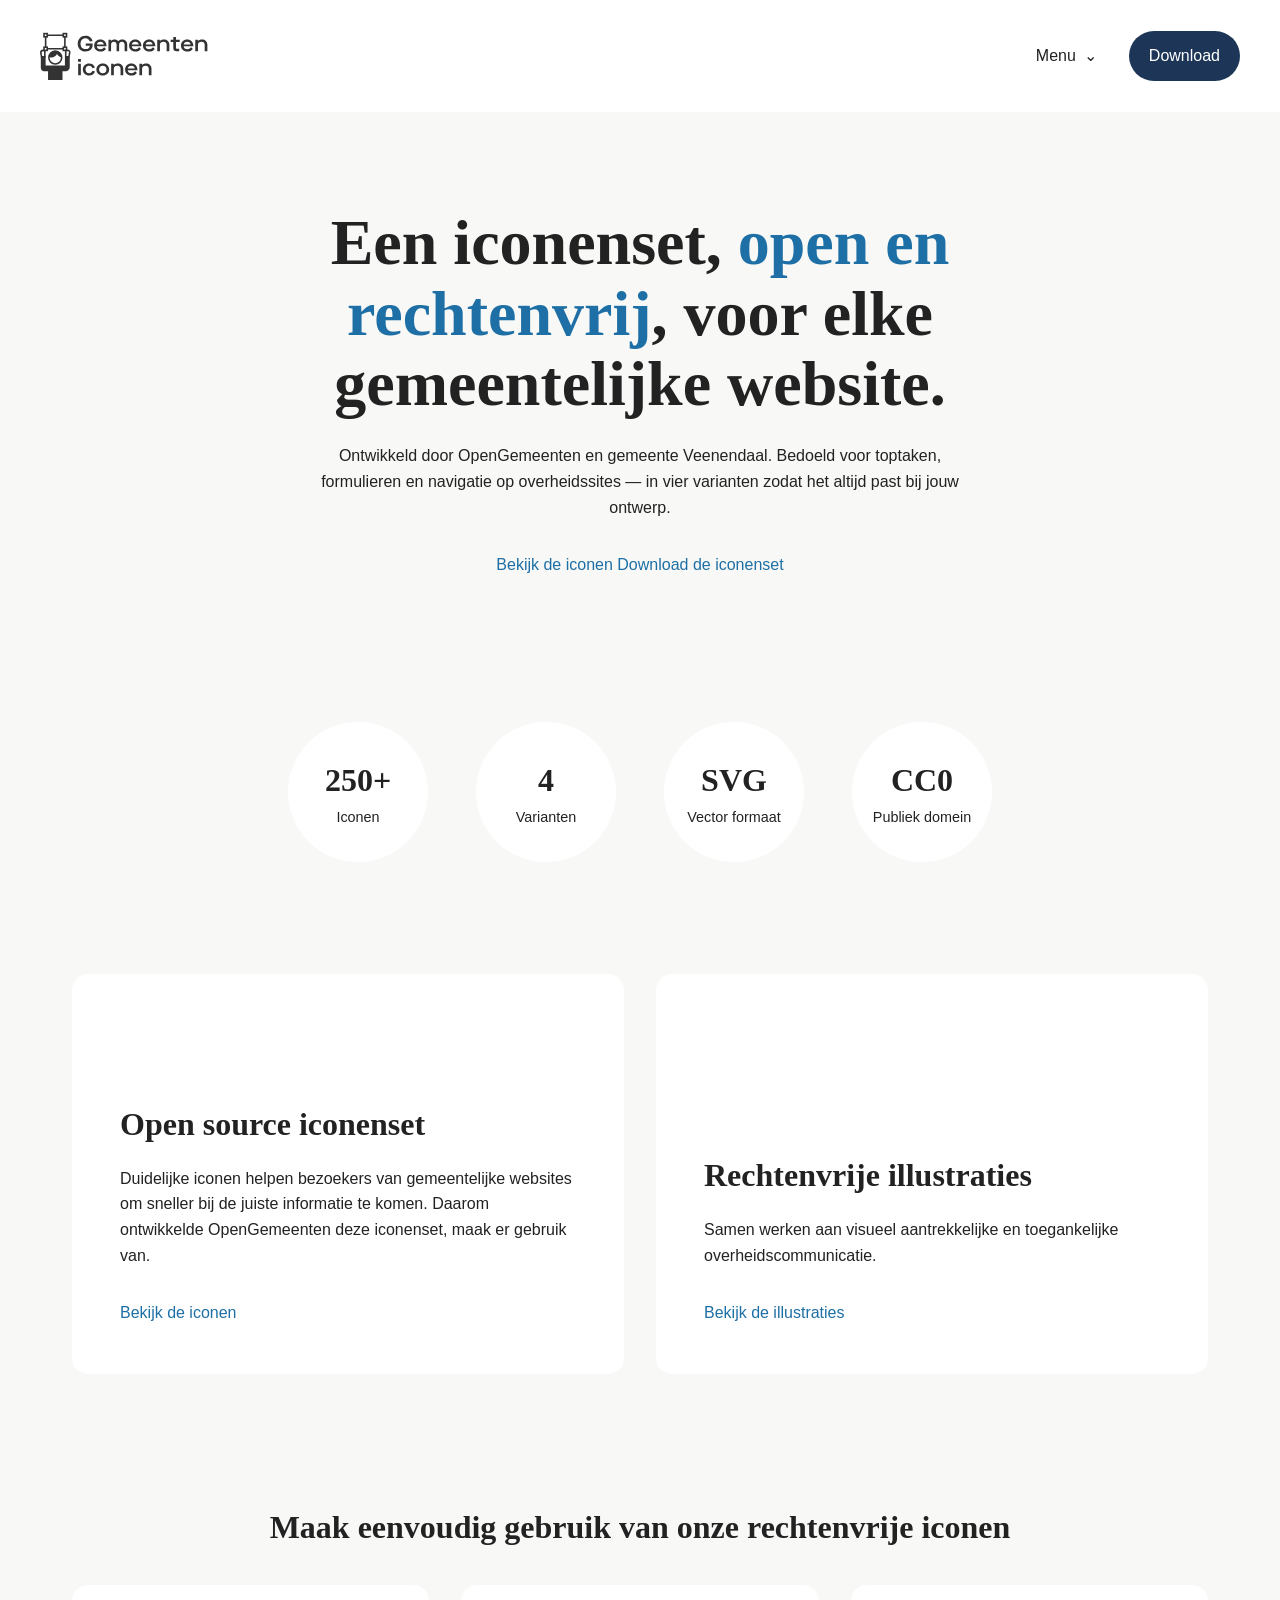
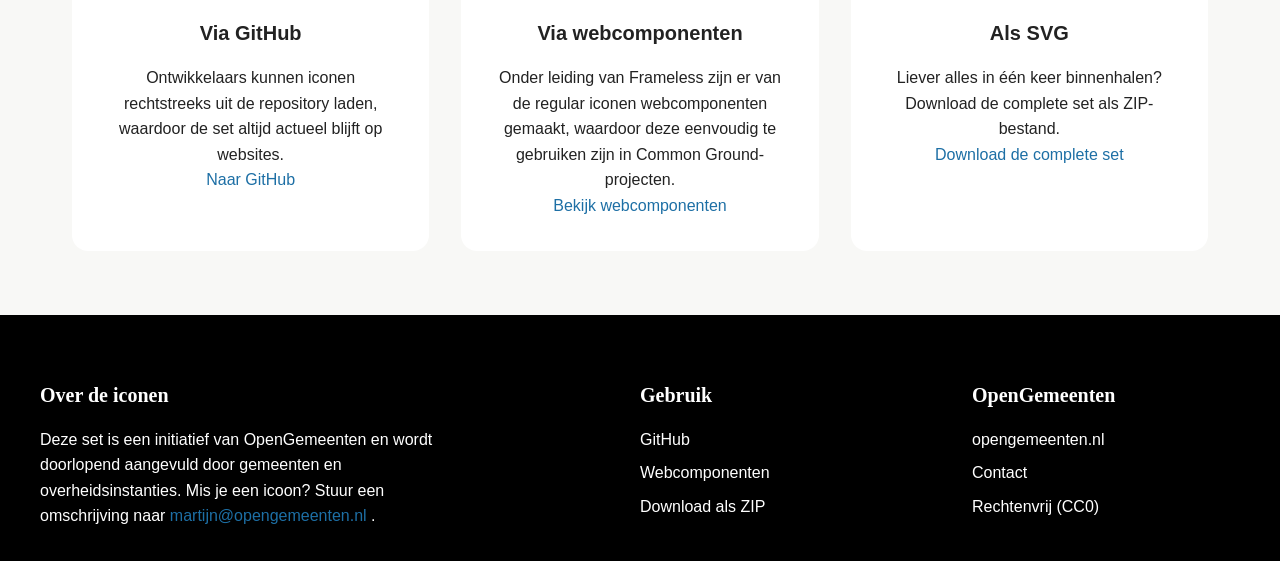
<file: index.html>
<!DOCTYPE html>
<html lang="nl">

<head>
    <meta charset="UTF-8">
    <meta name="viewport" content="width=device-width, initial-scale=1.0">

    <title>GemeentenIconen</title>

    <!-- CSS -->
    <link rel="stylesheet" href="styles/styles.css">
    <link rel="stylesheet" href="styles/home.css">
</head>

<body>

    <!-- Header -->
    <header class="header">

        <nav class="nav">

            <!-- Logo -->
            <a href="index.html" class="logo">
                <img src="assets/logo.svg" alt="GemeentenIconen">
            </a>

            <!-- Menu -->
            <details class="menu">

                <summary>Menu</summary>

                <ul class="nav-list">

                    <li class="nav-item">
                        <a href="iconen.html">Iconen</a>
                    </li>

                    <li class="nav-item">
                        <a href="illustraties.html">Illustraties</a>
                    </li>

                    <li class="nav-item">
                        <a href="doe-mee.html">Doe mee</a>
                    </li>

                    <li class="nav-item">
                        <a href="rechtenvrij.html">Rechtenvrij</a>
                    </li>

                    <li class="nav-item">
                        <a href="credits.html">Credits</a>
                    </li>

                </ul>

            </details>

            <!-- Download -->
            <a href="download.html" class="nav-download">
                Download
            </a>

        </nav>

    </header>

    <!-- Hero -->
    <section class="hero">

        <h1>
            Een iconenset,
            <span>open en rechtenvrij</span>,
            voor elke gemeentelijke website.
        </h1>

        <p>
            Ontwikkeld door OpenGemeenten en gemeente Veenendaal.
            Bedoeld voor toptaken, formulieren en navigatie op overheidssites
            — in vier varianten zodat het altijd past bij jouw ontwerp.
        </p>

        <a href="iconen.html">Bekijk de iconen</a>

        <a href="download.html">Download de iconenset</a>

    </section>

    <!-- Kenmerken -->
    <section class="features">

        <article>
            <h2>250+</h2>
            <p>Iconen</p>
        </article>

        <article>
            <h2>4</h2>
            <p>Varianten</p>
        </article>

        <article>
            <h2>SVG</h2>
            <p>Vector formaat</p>
        </article>

        <article>
            <h2>CC0</h2>
            <p>Publiek domein</p>
        </article>

    </section>

    <!-- Iconen en illustraties -->
    <section class="content-options">

        <!-- Iconen -->
        <article class="option option-icons">

            <h2>Open source iconenset</h2>

            <p>
                Duidelijke iconen helpen bezoekers van gemeentelijke websites
                om sneller bij de juiste informatie te komen.
                Daarom ontwikkelde OpenGemeenten deze iconenset, maak er gebruik van.
            </p>

            <a href="iconen.html">
                Bekijk de iconen
            </a>

        </article>


        <!-- Illustraties -->
        <article class="option option-illustrations">

            <h2>Rechtenvrije illustraties</h2>

            <p>
                Samen werken aan visueel aantrekkelijke en toegankelijke overheidscommunicatie.
            </p>

            <a href="illustraties.html">
                Bekijk de illustraties
            </a>

        </article>

    </section>

    <!-- Downloadmogelijkheden -->
    <section class="download-options">

        <h2>Maak eenvoudig gebruik van onze rechtenvrije iconen</h2>

        <!-- GitHub -->
        <article>
            <h3>Via GitHub</h3>

            <p>
                Ontwikkelaars kunnen iconen rechtstreeks uit de repository laden,
                waardoor de set altijd actueel blijft op websites.
            </p>

            <a href="download.html">
                Naar GitHub
            </a>
        </article>


        <!-- Webcomponenten -->
        <article>
            <h3>Via webcomponenten</h3>

            <p>
                Onder leiding van Frameless zijn er van de regular iconen
                webcomponenten gemaakt, waardoor deze eenvoudig te gebruiken zijn
                in Common Ground-projecten.
            </p>

            <a href="download.html">
                Bekijk webcomponenten
            </a>
        </article>


        <!-- SVG -->
        <article>
            <h3>Als SVG</h3>

            <p>
                Liever alles in één keer binnenhalen?
                Download de complete set als ZIP-bestand.
            </p>

            <a href="download.html">
                Download de complete set
            </a>
        </article>

    </section>

    <!-- Footer -->
    <footer class="footer">

        <!-- Over de iconen -->
        <section class="footer-section">
            <h2>Over de iconen</h2>

            <p>
                Deze set is een initiatief van OpenGemeenten
                en wordt doorlopend aangevuld door gemeenten en
                overheidsinstanties. Mis je een icoon? Stuur een
                omschrijving naar
                <a href="mailto:martijn@opengemeenten.nl">
                    martijn@opengemeenten.nl
                </a>.
            </p>
        </section>


        <!-- Gebruik -->
        <section class="footer-section">
            <h2>Gebruik</h2>

            <ul>
                <li>
                    <a href="download.html">GitHub</a>
                </li>

                <li>
                    <a href="download.html">Webcomponenten</a>
                </li>

                <li>
                    <a href="download.html">Download als ZIP</a>
                </li>
            </ul>
        </section>


        <!-- OpenGemeenten -->
        <section class="footer-section">
            <h2>OpenGemeenten</h2>

            <ul>
                <li>
                    <a href="https://www.opengemeenten.nl">opengemeenten.nl</a>
                </li>

                <li>
                    <a href="doe-mee.html">Contact</a>
                </li>

                <li>
                    <a href="rechtenvrij.html">Rechtenvrij (CC0)</a>
                </li>
            </ul>
        </section>

    </footer>

</body>

</html>
</file>
<file: styles/styles.css>
/* ========================================
   VARIABELEN
   ======================================== */

* {
    box-sizing: border-box;
    margin: 0;
    padding: 0;
}

:root {
    /* Kleuren */
    --COLOR_PRIMARY: #1D3557;
    --COLOR_SECONDARY: #457B9D;
    --COLOR_ACCENT: #E9C46A;
    --COLOR_LINK: #1D6FA5;
    --COLOR_BACKGROUND: #F8F8F6;
    --COLOR_WHITE: #FFFFFF;
    --COLOR_TEXT: #222222;

    /* Lettertypes */
    --FONT_BODY: Arial, sans-serif;
    --FONT_TITLE: Georgia, serif;

    /* Tekstgroottes */
    --FONT_SIZE_BODY: 1rem;
    --FONT_SIZE_H1: clamp(2.5rem, 5vw, 4.5rem);
    --FONT_SIZE_H2: 2rem;
    --FONT_SIZE_H3: 1.25rem;

    /* Ruimte */
    --SPACE_SMALL: 1rem;
    --SPACE_MEDIUM: 2rem;
    --SPACE_LARGE: 4rem;

    /* Overig */
    --BORDER_RADIUS: 1rem;
    --MAX_WIDTH: 1200px;
}


body {
    font-family: var(--FONT_BODY);
    font-size: var(--FONT_SIZE_BODY);
    color: var(--COLOR_TEXT);
    background-color: var(--COLOR_BACKGROUND);
    line-height: 1.6;
}

a {
    color: var(--COLOR_LINK);
    text-decoration: none;
}

a:hover {
    color: var(--COLOR_SECONDARY);
}
</file>
<file: styles/home.css>
/* ========================================
   HOMEPAGE
   ======================================== */


/* Header */

.header {
    padding: 1.5rem 2rem;
    background-color: var(--COLOR_WHITE);
}

.nav {
    max-width: var(--MAX_WIDTH);
    margin: 0 auto;

    display: flex;
    align-items: center;
    gap: 1rem;
}


/* Logo */

.logo {
    margin-right: auto;
}

.logo img {
    width: 180px;
    height: auto;
    display: block;
}


/* Menu */

.menu {
    position: relative;
}

.menu summary {
    padding: 0.75rem 1rem;

    list-style: none;
    cursor: pointer;
}

.menu summary::-webkit-details-marker {
    display: none;
}

.menu summary::after {
    content: "⌄";
    margin-left: 0.5rem;
}


/* Dropdown */

.nav-list {
    position: absolute;
    top: calc(100% + 0.5rem);
    left: 50%;
    transform: translateX(-50%);

    min-width: 200px;
    padding: 0.75rem;

    list-style: none;

    background-color: var(--COLOR_WHITE);
    border-radius: var(--BORDER_RADIUS);

    box-shadow: 0 8px 25px rgba(0, 0, 0, 0.12);
}

.nav-item a {
    display: block;
    padding: 0.75rem 1rem;
}

.nav-item a:hover {
    background-color: var(--COLOR_BACKGROUND);
}


/* Download */

.nav-download {
    padding: 0.75rem 1.25rem;

    background-color: var(--COLOR_PRIMARY);
    color: var(--COLOR_WHITE);

    border-radius: 2rem;
}

.nav-download:hover {
    background-color: var(--COLOR_SECONDARY);
    color: var(--COLOR_WHITE);
}


/* ========================================
   HERO
   ======================================== */

.hero {
    max-width: var(--MAX_WIDTH);
    margin: 0 auto;
    padding: 6rem 2rem;

    text-align: center;
}

.hero h1 {
    max-width: 800px;
    margin: 0 auto 1.5rem;

    font-family: var(--FONT_TITLE);
    font-size: var(--FONT_SIZE_H1);
    line-height: 1.1;
}

.hero h1 span {
    color: var(--COLOR_LINK);
}

.hero p {
    max-width: 650px;
    margin: 0 auto 2rem;
}


/* ========================================
   KENMERKEN
   ======================================== */

.features {
    max-width: var(--MAX_WIDTH);
    margin: 0 auto;
    padding: 3rem 2rem;

    display: flex;
    justify-content: center;
    align-items: center;
    gap: 3rem;
}

.features article {
    width: 140px;
    height: 140px;

    display: flex;
    flex-direction: column;
    justify-content: center;
    align-items: center;

    text-align: center;

    background-color: var(--COLOR_WHITE);
    border-radius: 50%;
}

.features h2 {
    font-family: var(--FONT_TITLE);
    font-size: var(--FONT_SIZE_H2);
}

.features p {
    font-size: 0.9rem;
}


/* ========================================
   ICONEN EN ILLUSTRATIES
   ======================================== */

.content-options {
    max-width: var(--MAX_WIDTH);
    margin: 0 auto;
    padding: var(--SPACE_LARGE) 2rem;

    display: grid;
    grid-template-columns: repeat(2, 1fr);
    gap: 2rem;
}

.content-options article {
    min-height: 400px;
    padding: 3rem;

    display: flex;
    flex-direction: column;
    justify-content: flex-end;

    background-color: var(--COLOR_WHITE);
    border-radius: var(--BORDER_RADIUS);
}

.content-options h2 {
    font-family: var(--FONT_TITLE);
    font-size: var(--FONT_SIZE_H2);
}

.content-options p {
    margin: 1rem 0 2rem;
}


/* ========================================
   DOWNLOADMOGELIJKHEDEN
   ======================================== */

.download-options {
    max-width: var(--MAX_WIDTH);
    margin: 0 auto;
    padding: var(--SPACE_LARGE) 2rem;

    display: grid;
    grid-template-columns: repeat(3, 1fr);
    gap: 2rem;

    text-align: center;
}

/* Titel over de drie kaarten */

.download-options>h2 {
    grid-column: 1 / -1;

    font-family: var(--FONT_TITLE);
    font-size: var(--FONT_SIZE_H2);
}

/* Introductietekst */

.download-options>p {
    grid-column: 1 / -1;

    margin-top: -1rem;
}

/* Downloadkaarten */

.download-options article {
    padding: 2rem;

    background-color: var(--COLOR_WHITE);
    border-radius: var(--BORDER_RADIUS);
}

.download-options h3 {
    margin-bottom: 1rem;

    font-size: var(--FONT_SIZE_H3);
}

/* ========================================
   FOOTER
   ======================================== */

.footer {
    padding: var(--SPACE_LARGE) max(2rem, calc((100% - var(--MAX_WIDTH)) / 2)) 2rem;

    display: grid;
    grid-template-columns: 2fr 1fr 1fr;
    gap: 4rem;

    background-color: #000000;
    color: var(--COLOR_WHITE);
}

.footer-section h2 {
    margin-bottom: 1rem;

    font-family: var(--FONT_TITLE);
    font-size: var(--FONT_SIZE_H3);
}

.footer-section p {
    max-width: 400px;
}

.footer-section ul {
    list-style: none;
}

.footer-section li {
    margin-bottom: 0.5rem;
}

.footer-section a {
    color: var(--COLOR_WHITE);
    text-decoration: none;
}

.footer-section a:hover {
    color: var(--COLOR_LINK);
    text-decoration: none;
}

.footer-section p a {
    color: var(--COLOR_LINK);
}


/* ========================================
   RESPONSIVE
   ======================================== */

@media (max-width: 768px) {

    /* Header */

    .header {
        padding: 1rem;
    }

    .nav {
        gap: 0.5rem;
    }

    .nav-download {
        padding: 0.6rem 1rem;
    }


    /* Hero */

    .hero {
        padding: 4rem 1.5rem;
    }

    .hero h1 {
        font-size: clamp(2rem, 10vw, 3rem);
    }


    /* Kenmerken */

    .features {
        padding: 2rem 1.5rem;

        display: grid;
        grid-template-columns: repeat(2, 140px);
        justify-content: center;

        gap: 1.5rem;
    }


    /* Iconen en illustraties */

    .content-options {
        padding: 3rem 1.5rem;

        grid-template-columns: 1fr;
        gap: 1.5rem;
    }

    .content-options article {
        min-height: 350px;
    }


    /* Downloadmogelijkheden */

    .download-options {
        padding: 3rem 1.5rem;

        grid-template-columns: 1fr;
        gap: 1.5rem;
    }

    .download-options>h2,
    .download-options>p {
        grid-column: 1;
    }

    /* Footer */

    .footer {
        padding: 3rem 1.5rem 1.5rem;

        grid-template-columns: 1fr;
        gap: 2rem;
    }

    .footer-section p {
        max-width: none;
    }

    .footer-section h2 {
        margin-bottom: 0.75rem;
    }
}
</file>
